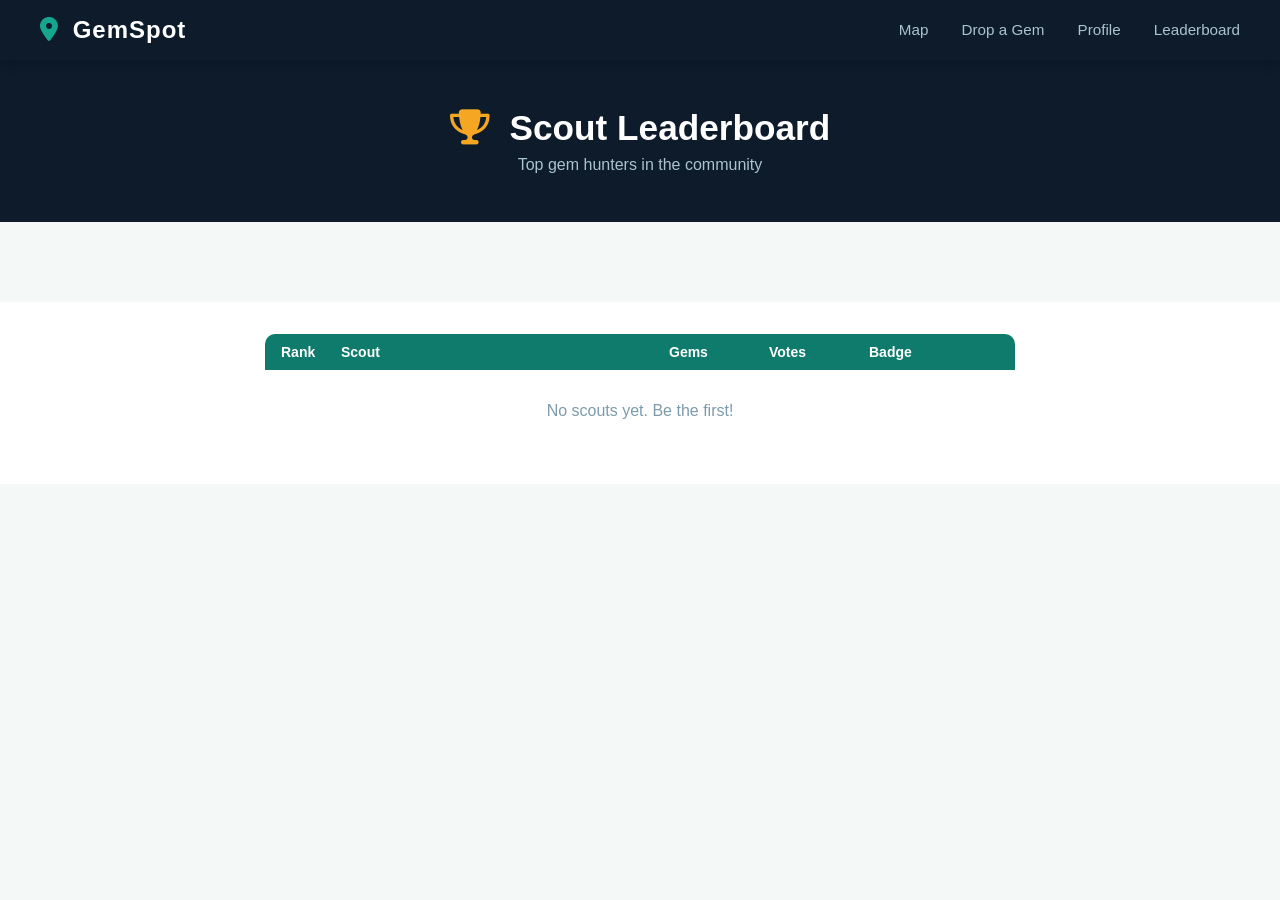
<file: docs/leaderboard.html>
<!DOCTYPE html>
<html lang="en">
<head>
  <meta charset="UTF-8"/>
  <meta name="viewport" content="width=device-width, initial-scale=1.0"/>
  <title>Leaderboard — GemSpot</title>
  <link rel="stylesheet" href="css/style.css"/>
  <link rel="stylesheet" href="https://cdnjs.cloudflare.com/ajax/libs/font-awesome/6.5.0/css/all.min.css"/>
</head>
<body>

  <!-- NAVBAR -->
  <nav class="navbar">
    <div class="nav-logo">
      <i class="fas fa-map-marker-alt"></i> GemSpot
    </div>
    <div class="nav-links">
      <a href="index.html">Map</a>
      <a href="submit.html">Drop a Gem</a>
      <a href="profile.html">Profile</a>
      <a href="leaderboard.html">Leaderboard</a>
    </div>
  </nav>

  <!-- LEADERBOARD HERO -->
  <section class="leaderboard-hero">
    <h1><i class="fas fa-trophy"></i> Scout Leaderboard</h1>
    <p>Top gem hunters in the community</p>
  </section>

  <!-- TOP 3 PODIUM -->
  <section class="podium-section">
    <div class="podium" id="podium">
      <!-- filled by JS -->
    </div>
  </section>

  <!-- FULL LEADERBOARD TABLE -->
  <section class="leaderboard-section">
    <div class="leaderboard-table">
      <div class="table-header">
        <span>Rank</span>
        <span>Scout</span>
        <span>Gems</span>
        <span>Votes</span>
        <span>Badge</span>
      </div>
      <div id="leaderboard-list">
        <!-- filled by JS -->
      </div>
    </div>
  </section>

  <script src="js/leaderboard.js"></script>
</body>
</html>
</file>
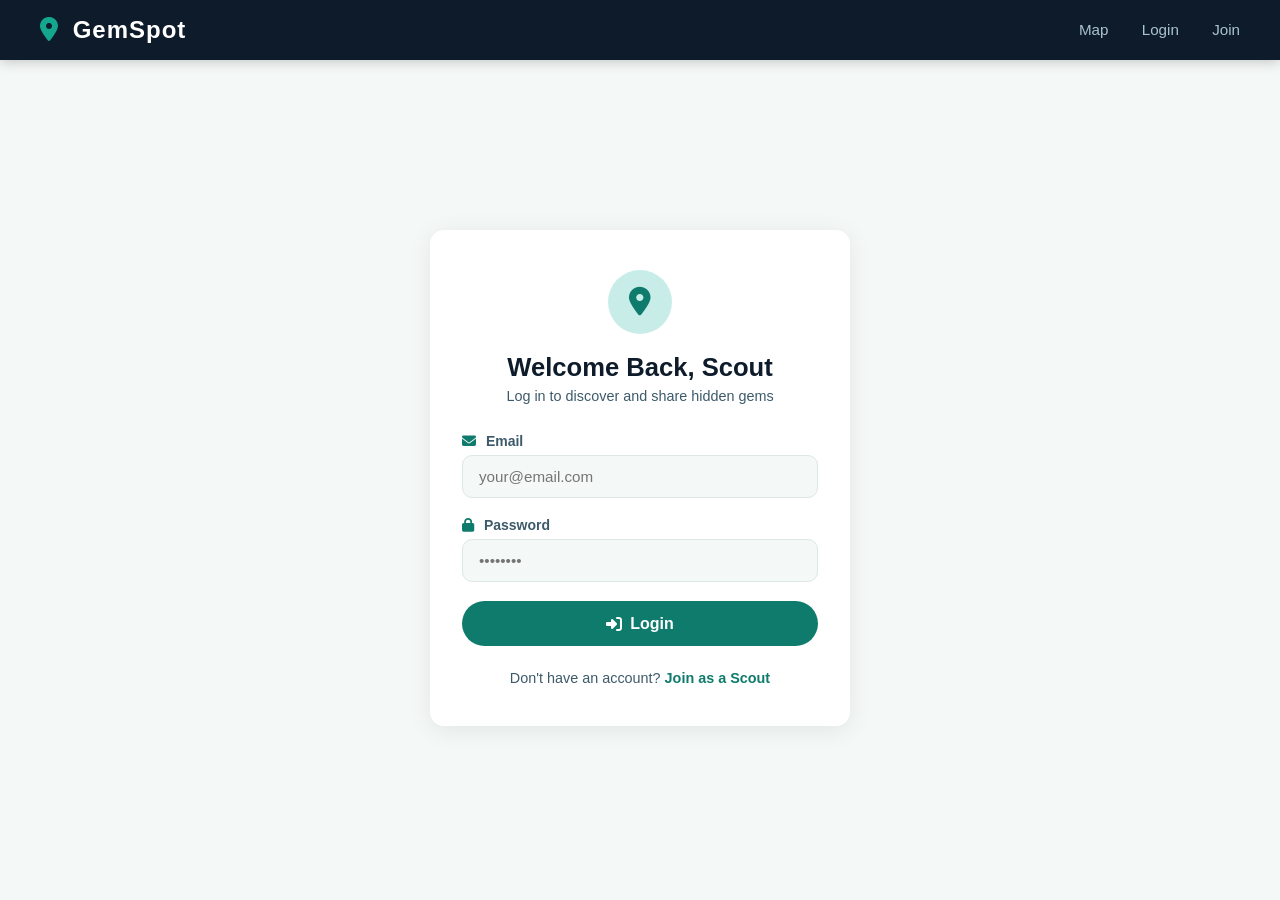
<file: docs/login.html>
<!DOCTYPE html>
<html lang="en">
<head>
  <meta charset="UTF-8"/>
  <meta name="viewport" content="width=device-width, initial-scale=1.0"/>
  <title>Login — GemSpot</title>
  <link rel="stylesheet" href="css/style.css"/>
  <link rel="stylesheet" href="https://cdnjs.cloudflare.com/ajax/libs/font-awesome/6.5.0/css/all.min.css"/>
</head>
<body>

  <!-- NAVBAR -->
  <nav class="navbar">
    <div class="nav-logo">
      <i class="fas fa-map-marker-alt"></i> GemSpot
    </div>
    <div class="nav-links">
      <a href="index.html">Map</a>
      <a href="login.html">Login</a>
      <a href="register.html">Join</a>
    </div>
  </nav>

  <!-- LOGIN FORM -->
  <section class="auth-section">
    <div class="auth-card">
      <div class="auth-icon">
        <i class="fas fa-map-marker-alt"></i>
      </div>
      <h2>Welcome Back, Scout</h2>
      <p class="auth-sub">Log in to discover and share hidden gems</p>

      <div id="error-msg" class="error-msg" style="display:none;"></div>
      <div id="success-msg" class="success-msg" style="display:none;"></div>

      <div class="form-group">
        <label><i class="fas fa-envelope"></i> Email</label>
        <input type="email" id="email" placeholder="your@email.com"/>
      </div>

      <div class="form-group">
        <label><i class="fas fa-lock"></i> Password</label>
        <input type="password" id="password" placeholder="••••••••"/>
      </div>

      <button class="btn-primary full-width" onclick="loginUser()">
        <i class="fas fa-sign-in-alt"></i> Login
      </button>

      <p class="auth-switch">
        Don't have an account? <a href="register.html">Join as a Scout</a>
      </p>
    </div>
  </section>

  <script src="js/auth.js"></script>
</body>
</html>
</file>
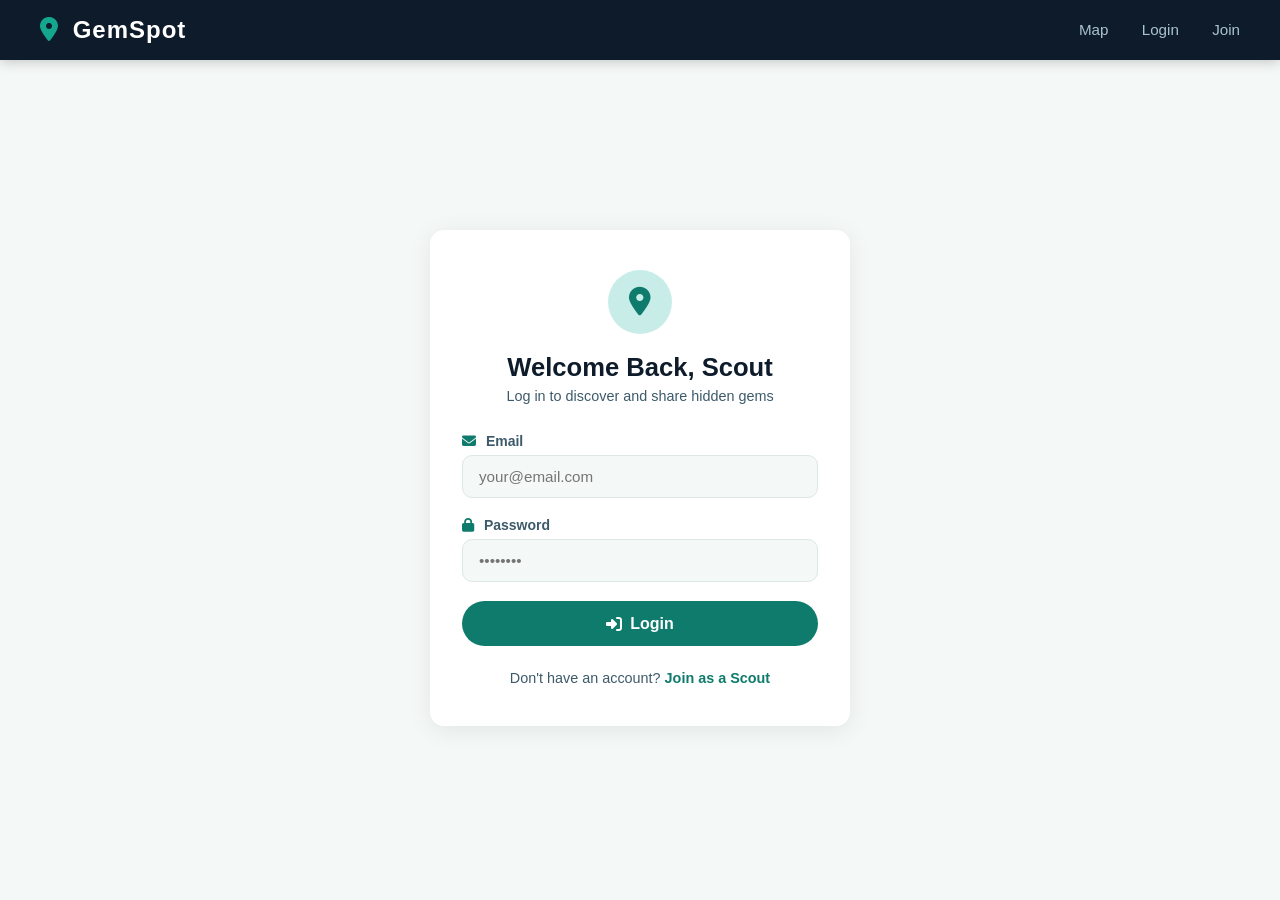
<file: docs/profile.html>
<!DOCTYPE html>
<html lang="en">
<head>
  <meta charset="UTF-8"/>
  <meta name="viewport" content="width=device-width, initial-scale=1.0"/>
  <title>My Profile — GemSpot</title>
  <link rel="stylesheet" href="css/style.css"/>
  <link rel="stylesheet" href="https://cdnjs.cloudflare.com/ajax/libs/font-awesome/6.5.0/css/all.min.css"/>
</head>
<body>

  <!-- NAVBAR -->
  <nav class="navbar">
    <div class="nav-logo">
      <i class="fas fa-map-marker-alt"></i> GemSpot
    </div>
    <div class="nav-links">
      <a href="index.html">Map</a>
      <a href="submit.html">Drop a Gem</a>
      <a href="profile.html">Profile</a>
      <a href="leaderboard.html">Leaderboard</a>
      <a href="#" onclick="logout()">Logout</a>
    </div>
  </nav>

  <!-- PROFILE HERO -->
  <section class="profile-hero">
    <div class="profile-avatar">
      <i class="fas fa-user"></i>
    </div>
    <h2 id="profile-name">Loading...</h2>
    <p id="profile-email" class="profile-email"></p>
    <div class="profile-badge" id="profile-badge">
      <i class="fas fa-medal"></i> New Scout
    </div>
  </section>

  <!-- STATS ROW -->
  <section class="profile-stats">
    <div class="profile-stat">
      <span id="spots-count">0</span>
      <p>Gems Dropped</p>
    </div>
    <div class="profile-stat">
      <span id="votes-count">0</span>
      <p>Total Upvotes</p>
    </div>
    <div class="profile-stat">
      <span id="badge-count">1</span>
      <p>Badges Earned</p>
    </div>
  </section>

  <!-- BADGES SECTION -->
  <section class="badges-section">
    <h3><i class="fas fa-trophy"></i> Your Badges</h3>
    <div class="badges-grid" id="badges-grid">
      <!-- filled by JS -->
    </div>
  </section>

  <!-- MY GEMS -->
  <section class="my-gems">
    <h3><i class="fas fa-map-marker-alt"></i> My Gems</h3>
    <div class="gems-grid" id="gems-grid">
      <!-- filled by JS -->
    </div>
  </section>

  <script src="js/profile.js"></script>
</body>
</html>
</file>
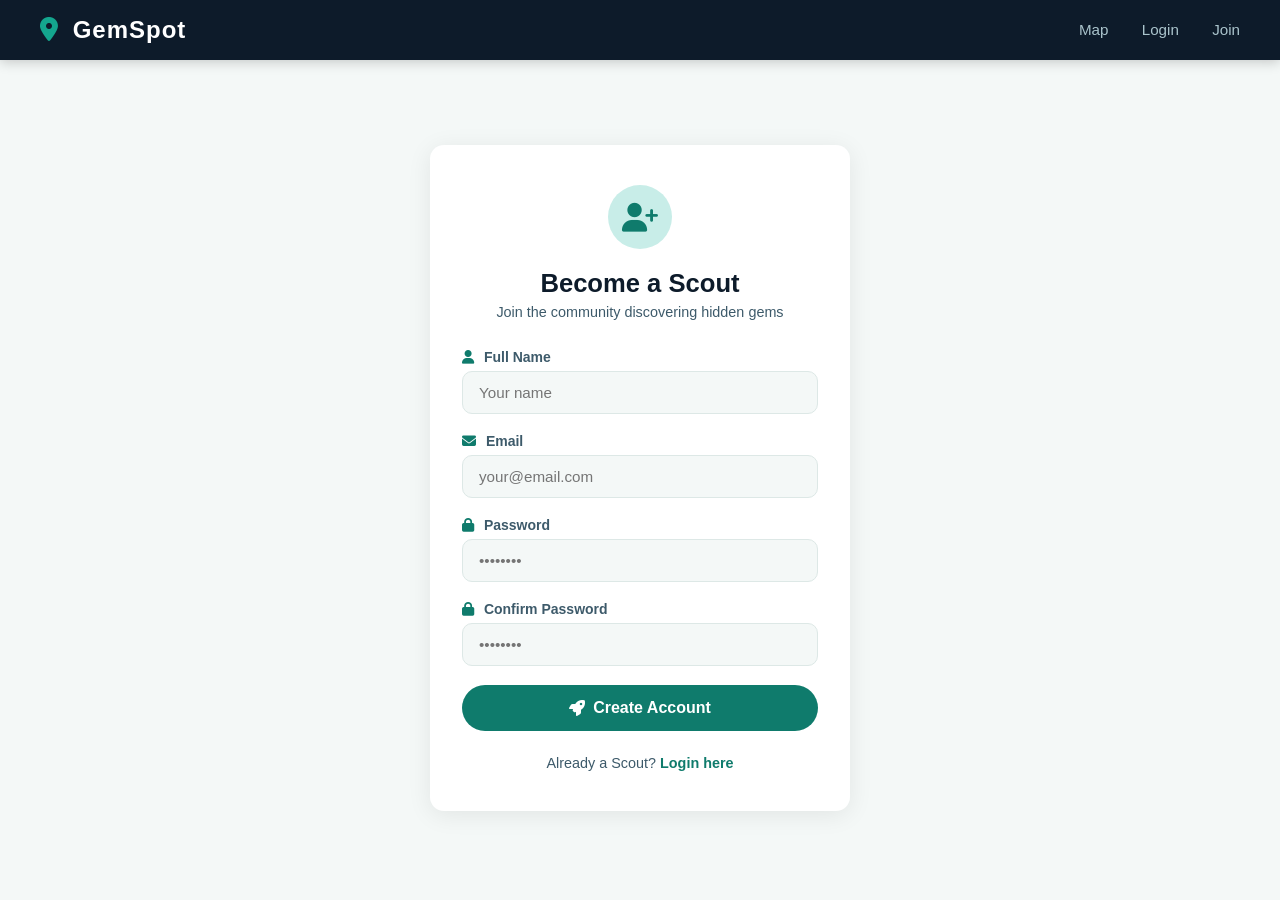
<file: docs/register.html>
<!DOCTYPE html>
<html lang="en">
<head>
  <meta charset="UTF-8"/>
  <meta name="viewport" content="width=device-width, initial-scale=1.0"/>
  <title>Join — GemSpot</title>
  <link rel="stylesheet" href="css/style.css"/>
  <link rel="stylesheet" href="https://cdnjs.cloudflare.com/ajax/libs/font-awesome/6.5.0/css/all.min.css"/>
</head>
<body>

  <!-- NAVBAR -->
  <nav class="navbar">
    <div class="nav-logo">
      <i class="fas fa-map-marker-alt"></i> GemSpot
    </div>
    <div class="nav-links">
      <a href="index.html">Map</a>
      <a href="login.html">Login</a>
      <a href="register.html">Join</a>
    </div>
  </nav>

  <!-- REGISTER FORM -->
  <section class="auth-section">
    <div class="auth-card">
      <div class="auth-icon">
        <i class="fas fa-user-plus"></i>
      </div>
      <h2>Become a Scout</h2>
      <p class="auth-sub">Join the community discovering hidden gems</p>

      <div id="error-msg" class="error-msg" style="display:none;"></div>
      <div id="success-msg" class="success-msg" style="display:none;"></div>

      <div class="form-group">
        <label><i class="fas fa-user"></i> Full Name</label>
        <input type="text" id="name" placeholder="Your name"/>
      </div>

      <div class="form-group">
        <label><i class="fas fa-envelope"></i> Email</label>
        <input type="email" id="email" placeholder="your@email.com"/>
      </div>

      <div class="form-group">
        <label><i class="fas fa-lock"></i> Password</label>
        <input type="password" id="password" placeholder="••••••••"/>
      </div>

      <div class="form-group">
        <label><i class="fas fa-lock"></i> Confirm Password</label>
        <input type="password" id="confirm-password" placeholder="••••••••"/>
      </div>

      <button class="btn-primary full-width" onclick="registerUser()">
        <i class="fas fa-rocket"></i> Create Account
      </button>

      <p class="auth-switch">
        Already a Scout? <a href="login.html">Login here</a>
      </p>
    </div>
  </section>

  <script src="js/auth.js"></script>
</body>
</html>
</file>
<file: docs/css/style.css>
/* ── ROOT VARIABLES ── */
:root {
  --teal: #0F7B6C;
  --teal-light: #14A68E;
  --teal-pale: #C8EDE8;
  --dark: #0D1B2A;
  --white: #FFFFFF;
  --off-white: #F4F8F7;
  --text-mid: #3D5A6A;
  --accent: #F5A623;
  --shadow: 0 4px 24px rgba(0,0,0,0.08);
  --radius: 14px;
}

* { margin: 0; padding: 0; box-sizing: border-box; }

body {
  font-family: 'Segoe UI', sans-serif;
  background: var(--off-white);
  color: var(--dark);
}

/* ── NAVBAR ── */
.navbar {
  display: flex;
  justify-content: space-between;
  align-items: center;
  padding: 1rem 2.5rem;
  background: var(--dark);
  position: sticky;
  top: 0;
  z-index: 1000;
  box-shadow: 0 2px 12px rgba(0,0,0,0.2);
}
.nav-logo {
  font-size: 1.5rem;
  font-weight: 700;
  color: var(--white);
  letter-spacing: 1px;
}
.nav-logo i { color: var(--teal-light); margin-right: 6px; }
.nav-links a {
  color: #aac4cc;
  text-decoration: none;
  margin-left: 1.8rem;
  font-size: 0.95rem;
  transition: color 0.2s;
}
.nav-links a:hover { color: var(--white); }

/* ── HERO ── */
.hero {
  background: var(--dark);
  color: var(--white);
  padding: 5rem 2.5rem 3.5rem;
  text-align: center;
}
.hero-content h1 {
  font-size: clamp(2rem, 5vw, 3.5rem);
  font-weight: 800;
  line-height: 1.2;
  margin-bottom: 1rem;
}
.hero-content h1 span { color: var(--teal-light); }
.hero-content p {
  font-size: 1.15rem;
  color: #aac4cc;
  margin-bottom: 2rem;
}
.hero-btns { display: flex; gap: 1rem; justify-content: center; flex-wrap: wrap; }
.btn-primary {
  background: var(--teal);
  color: var(--white);
  border: none;
  padding: 0.85rem 2rem;
  border-radius: 999px;
  font-size: 1rem;
  font-weight: 600;
  cursor: pointer;
  transition: background 0.2s, transform 0.15s;
  display: flex;
  align-items: center;
  gap: 8px;
}
.btn-primary:hover { background: var(--teal-light); transform: translateY(-2px); }
.btn-outline {
  border: 2px solid var(--teal-light);
  color: var(--teal-light);
  padding: 0.85rem 2rem;
  border-radius: 999px;
  font-size: 1rem;
  font-weight: 600;
  text-decoration: none;
  transition: all 0.2s;
}
.btn-outline:hover { background: var(--teal-light); color: var(--white); }
.hero-stats {
  display: flex;
  justify-content: center;
  gap: 3rem;
  margin-top: 3rem;
  flex-wrap: wrap;
}
.stat span {
  display: block;
  font-size: 2rem;
  font-weight: 800;
  color: var(--teal-light);
}
.stat p { font-size: 0.85rem; color: #aac4cc; }

/* ── MAP SECTION ── */
.map-section {
  padding: 2.5rem;
  background: var(--white);
}
.map-header {
  display: flex;
  justify-content: space-between;
  align-items: center;
  margin-bottom: 1.2rem;
  flex-wrap: wrap;
  gap: 1rem;
}
.map-header h2 { font-size: 1.4rem; color: var(--dark); }
.map-header h2 i { color: var(--teal); margin-right: 8px; }
.map-filters { display: flex; gap: 8px; flex-wrap: wrap; }
.filter-btn {
  padding: 6px 16px;
  border-radius: 999px;
  border: 1.5px solid var(--teal-pale);
  background: var(--off-white);
  color: var(--text-mid);
  font-size: 0.875rem;
  cursor: pointer;
  transition: all 0.2s;
}
.filter-btn:hover, .filter-btn.active {
  background: var(--teal);
  color: var(--white);
  border-color: var(--teal);
}
#gemmap {
  width: 100%;
  height: 480px;
  border-radius: var(--radius);
  box-shadow: var(--shadow);
  z-index: 1;
}

/* ── FEATURES ── */
.features {
  padding: 4rem 2.5rem;
  background: var(--off-white);
  text-align: center;
}
.features h2 {
  font-size: 2rem;
  font-weight: 700;
  margin-bottom: 2.5rem;
  color: var(--dark);
}
.features-grid {
  display: grid;
  grid-template-columns: repeat(auto-fit, minmax(220px, 1fr));
  gap: 1.5rem;
  max-width: 1000px;
  margin: 0 auto;
}
.feature-card {
  background: var(--white);
  border-radius: var(--radius);
  padding: 2rem 1.5rem;
  box-shadow: var(--shadow);
  transition: transform 0.2s;
}
.feature-card:hover { transform: translateY(-4px); }
.feature-card i {
  font-size: 2rem;
  color: var(--teal);
  margin-bottom: 1rem;
}
.feature-card h3 {
  font-size: 1.1rem;
  font-weight: 600;
  margin-bottom: 0.5rem;
}
.feature-card p { font-size: 0.9rem; color: var(--text-mid); line-height: 1.6; }

/* ── FOOTER ── */
.footer {
  background: var(--dark);
  color: #aac4cc;
  text-align: center;
  padding: 1.5rem;
  font-size: 0.9rem;
}
.footer i { color: var(--teal-light); }

/* ── RESPONSIVE ── */
@media (max-width: 600px) {
  .navbar { padding: 1rem 1.2rem; }
  .hero { padding: 3rem 1.2rem 2rem; }
  .map-section { padding: 1.5rem 1rem; }
  #gemmap { height: 320px; }
  .map-header { flex-direction: column; align-items: flex-start; }
}


/* ── AUTH PAGES ── */
.auth-section {
  min-height: calc(100vh - 64px);
  display: flex;
  align-items: center;
  justify-content: center;
  padding: 2rem 1rem;
  background: var(--off-white);
}
.auth-card {
  background: var(--white);
  border-radius: var(--radius);
  padding: 2.5rem 2rem;
  width: 100%;
  max-width: 420px;
  box-shadow: var(--shadow);
  text-align: center;
}
.auth-icon {
  width: 64px;
  height: 64px;
  background: var(--teal-pale);
  border-radius: 50%;
  display: flex;
  align-items: center;
  justify-content: center;
  margin: 0 auto 1.2rem;
}
.auth-icon i {
  font-size: 1.8rem;
  color: var(--teal);
}
.auth-card h2 {
  font-size: 1.6rem;
  font-weight: 700;
  margin-bottom: 0.4rem;
}
.auth-sub {
  color: var(--text-mid);
  font-size: 0.9rem;
  margin-bottom: 1.8rem;
}
.form-group {
  text-align: left;
  margin-bottom: 1.2rem;
}
.form-group label {
  display: block;
  font-size: 0.875rem;
  font-weight: 600;
  color: var(--text-mid);
  margin-bottom: 6px;
}
.form-group label i {
  color: var(--teal);
  margin-right: 6px;
}
.form-group input {
  width: 100%;
  padding: 0.75rem 1rem;
  border: 1.5px solid #dde8e6;
  border-radius: 10px;
  font-size: 0.95rem;
  outline: none;
  transition: border-color 0.2s;
  background: var(--off-white);
}
.form-group input:focus {
  border-color: var(--teal);
  background: var(--white);
}
.full-width { width: 100%; justify-content: center; margin-top: 0.5rem; }
.auth-switch {
  margin-top: 1.5rem;
  font-size: 0.9rem;
  color: var(--text-mid);
}
.auth-switch a { color: var(--teal); font-weight: 600; text-decoration: none; }
.auth-switch a:hover { text-decoration: underline; }
.error-msg {
  background: #FCEBEB;
  color: #A32D2D;
  padding: 10px 14px;
  border-radius: 8px;
  font-size: 0.875rem;
  margin-bottom: 1rem;
  text-align: left;
}
.success-msg {
  background: #E1F5EE;
  color: #085041;
  padding: 10px 14px;
  border-radius: 8px;
  font-size: 0.875rem;
  margin-bottom: 1rem;
  text-align: left;
}


/* ── SUBMIT PAGE ── */
.submit-card {
  background: var(--white);
  border-radius: var(--radius);
  padding: 2.5rem 2rem;
  width: 100%;
  max-width: 580px;
  box-shadow: var(--shadow);
  text-align: center;
}
.submit-card .form-group textarea {
  width: 100%;
  padding: 0.75rem 1rem;
  border: 1.5px solid #dde8e6;
  border-radius: 10px;
  font-size: 0.95rem;
  outline: none;
  transition: border-color 0.2s;
  background: var(--off-white);
  font-family: 'Segoe UI', sans-serif;
  resize: vertical;
  min-height: 100px;
}
.submit-card .form-group textarea:focus {
  border-color: var(--teal);
  background: var(--white);
}
.submit-card .form-group select {
  width: 100%;
  padding: 0.75rem 1rem;
  border: 1.5px solid #dde8e6;
  border-radius: 10px;
  font-size: 0.95rem;
  outline: none;
  background: var(--off-white);
  cursor: pointer;
  transition: border-color 0.2s;
}
.submit-card .form-group select:focus {
  border-color: var(--teal);
  background: var(--white);
}
#submitmap {
  width: 100%;
  height: 280px;
  border-radius: var(--radius);
  box-shadow: var(--shadow);
  margin-top: 8px;
  cursor: crosshair;
}
.map-hint {
  font-size: 0.85rem;
  color: var(--text-mid);
  margin-bottom: 8px;
  text-align: left;
}
.coords-display {
  background: var(--teal-pale);
  color: var(--teal);
  padding: 8px 14px;
  border-radius: 8px;
  font-size: 0.875rem;
  margin-top: 8px;
  text-align: left;
}

/* ── PROFILE PAGE ── */
.profile-hero {
  background: var(--dark);
  color: var(--white);
  text-align: center;
  padding: 3rem 1.5rem 2rem;
}
.profile-avatar {
  width: 80px; height: 80px;
  background: var(--teal);
  border-radius: 50%;
  display: flex; align-items: center;
  justify-content: center;
  margin: 0 auto 1rem;
  font-size: 2rem; color: var(--white);
}
.profile-hero h2 { font-size: 1.8rem; font-weight: 700; }
.profile-email { color: #aac4cc; font-size: 0.9rem; margin: 4px 0 1rem; }
.profile-badge {
  display: inline-block;
  background: var(--teal);
  color: var(--white);
  padding: 6px 18px;
  border-radius: 999px;
  font-size: 0.9rem;
  font-weight: 600;
}
.profile-stats {
  display: flex;
  justify-content: center;
  gap: 2rem;
  padding: 2rem;
  background: var(--white);
  flex-wrap: wrap;
}
.profile-stat { text-align: center; }
.profile-stat span {
  display: block;
  font-size: 2.2rem;
  font-weight: 800;
  color: var(--teal);
}
.profile-stat p { font-size: 0.85rem; color: var(--text-mid); }

/* BADGES */
.badges-section {
  padding: 2rem 2.5rem;
  background: var(--off-white);
}
.badges-section h3 {
  font-size: 1.2rem; font-weight: 700;
  margin-bottom: 1.2rem; color: var(--dark);
}
.badges-section h3 i { color: var(--teal); margin-right: 8px; }
.badges-grid {
  display: grid;
  grid-template-columns: repeat(auto-fit, minmax(140px, 1fr));
  gap: 1rem;
}
.badge-card {
  background: var(--white);
  border-radius: var(--radius);
  padding: 1.2rem 1rem;
  text-align: center;
  box-shadow: var(--shadow);
  transition: transform 0.2s;
}
.badge-card.unlocked { border: 2px solid var(--teal); }
.badge-card.locked { opacity: 0.5; }
.badge-card:hover { transform: translateY(-3px); }
.badge-emoji { font-size: 2rem; margin-bottom: 6px; }
.badge-name { font-size: 0.9rem; font-weight: 600; color: var(--dark); }
.badge-desc { font-size: 0.78rem; color: var(--text-mid); margin-top: 4px; }
.badge-lock { font-size: 0.75rem; color: var(--text-mid); margin-top: 6px; }

/* MY GEMS */
.my-gems {
  padding: 2rem 2.5rem;
  background: var(--white);
}
.my-gems h3 {
  font-size: 1.2rem; font-weight: 700;
  margin-bottom: 1.2rem; color: var(--dark);
}
.my-gems h3 i { color: var(--teal); margin-right: 8px; }
.gems-grid { display: flex; flex-direction: column; gap: 1rem; }
.gem-card {
  display: flex; gap: 1rem; align-items: flex-start;
  background: var(--off-white);
  border-radius: var(--radius);
  padding: 1rem 1.2rem;
  border-left: 4px solid var(--teal);
}
.gem-emoji { font-size: 1.8rem; flex-shrink: 0; }
.gem-info h4 { font-size: 1rem; font-weight: 600; color: var(--dark); margin-bottom: 4px; }
.gem-info p { font-size: 0.875rem; color: var(--text-mid); margin-bottom: 8px; }
.gem-meta { display: flex; gap: 10px; align-items: center; }
.gem-category {
  background: var(--teal-pale); color: var(--teal);
  padding: 2px 10px; border-radius: 999px; font-size: 0.78rem;
}
.gem-votes { font-size: 0.82rem; color: var(--text-mid); }
.no-gems { text-align: center; padding: 3rem 1rem; color: var(--text-mid); }
.no-gems i { font-size: 2.5rem; color: var(--teal-pale); margin-bottom: 1rem; }

/* ── LEADERBOARD PAGE ── */
.leaderboard-hero {
  background: var(--dark);
  color: var(--white);
  text-align: center;
  padding: 3rem 1.5rem;
}
.leaderboard-hero h1 { font-size: 2.2rem; font-weight: 800; }
.leaderboard-hero h1 i { color: var(--accent); margin-right: 10px; }
.leaderboard-hero p { color: #aac4cc; margin-top: 8px; }
.podium-section {
  background: var(--off-white);
  padding: 2.5rem 1rem;
}
.podium {
  display: flex;
  justify-content: center;
  align-items: flex-end;
  gap: 1rem;
  max-width: 500px;
  margin: 0 auto;
}
.podium-slot { text-align: center; flex: 1; }
.podium-medal { font-size: 2rem; margin-bottom: 6px; }
.podium-name { font-size: 0.9rem; font-weight: 600; color: var(--dark); }
.podium-gems { font-size: 0.78rem; color: var(--text-mid); margin-bottom: 8px; }
.podium-block {
  background: var(--teal);
  border-radius: 8px 8px 0 0;
  display: flex; align-items: center;
  justify-content: center;
  color: var(--white);
  font-size: 1.5rem; font-weight: 800;
}
.rank-1 .podium-block { background: var(--accent); }
.rank-2 .podium-block { background: var(--teal); }
.rank-3 .podium-block { background: #7B9BAB; }
.leaderboard-section { padding: 2rem 2.5rem; background: var(--white); }
.leaderboard-table { max-width: 750px; margin: 0 auto; }
.table-header {
  display: grid;
  grid-template-columns: 60px 1fr 100px 100px 130px;
  padding: 10px 16px;
  background: var(--teal);
  border-radius: 10px 10px 0 0;
  color: var(--white);
  font-size: 0.875rem; font-weight: 600;
}
.table-row {
  display: grid;
  grid-template-columns: 60px 1fr 100px 100px 130px;
  padding: 12px 16px;
  border-bottom: 0.5px solid #eee;
  align-items: center;
  font-size: 0.9rem;
  transition: background 0.15s;
}
.table-row:hover { background: var(--off-white); }
.table-row.top-row { background: #f0faf7; }
.rank-num { font-weight: 700; color: var(--teal); font-size: 1rem; }
.scout-name {
  display: flex; align-items: center;
  gap: 10px; font-weight: 500;
}
.scout-avatar {
  width: 32px; height: 32px;
  background: var(--teal);
  border-radius: 50%;
  display: flex; align-items: center;
  justify-content: center;
  color: var(--white);
  font-weight: 700; font-size: 0.875rem;
}
.gems-count { color: var(--teal); font-weight: 600; }
.votes-count { color: var(--text-mid); }
.badge-tag { font-size: 0.82rem; }

@media (max-width: 600px) {
  .table-header, .table-row {
    grid-template-columns: 40px 1fr 70px;
  }
  .table-header span:nth-child(4),
  .table-header span:nth-child(5),
  .table-row span:nth-child(4),
  .table-row span:nth-child(5) { display: none; }
}
</file>
